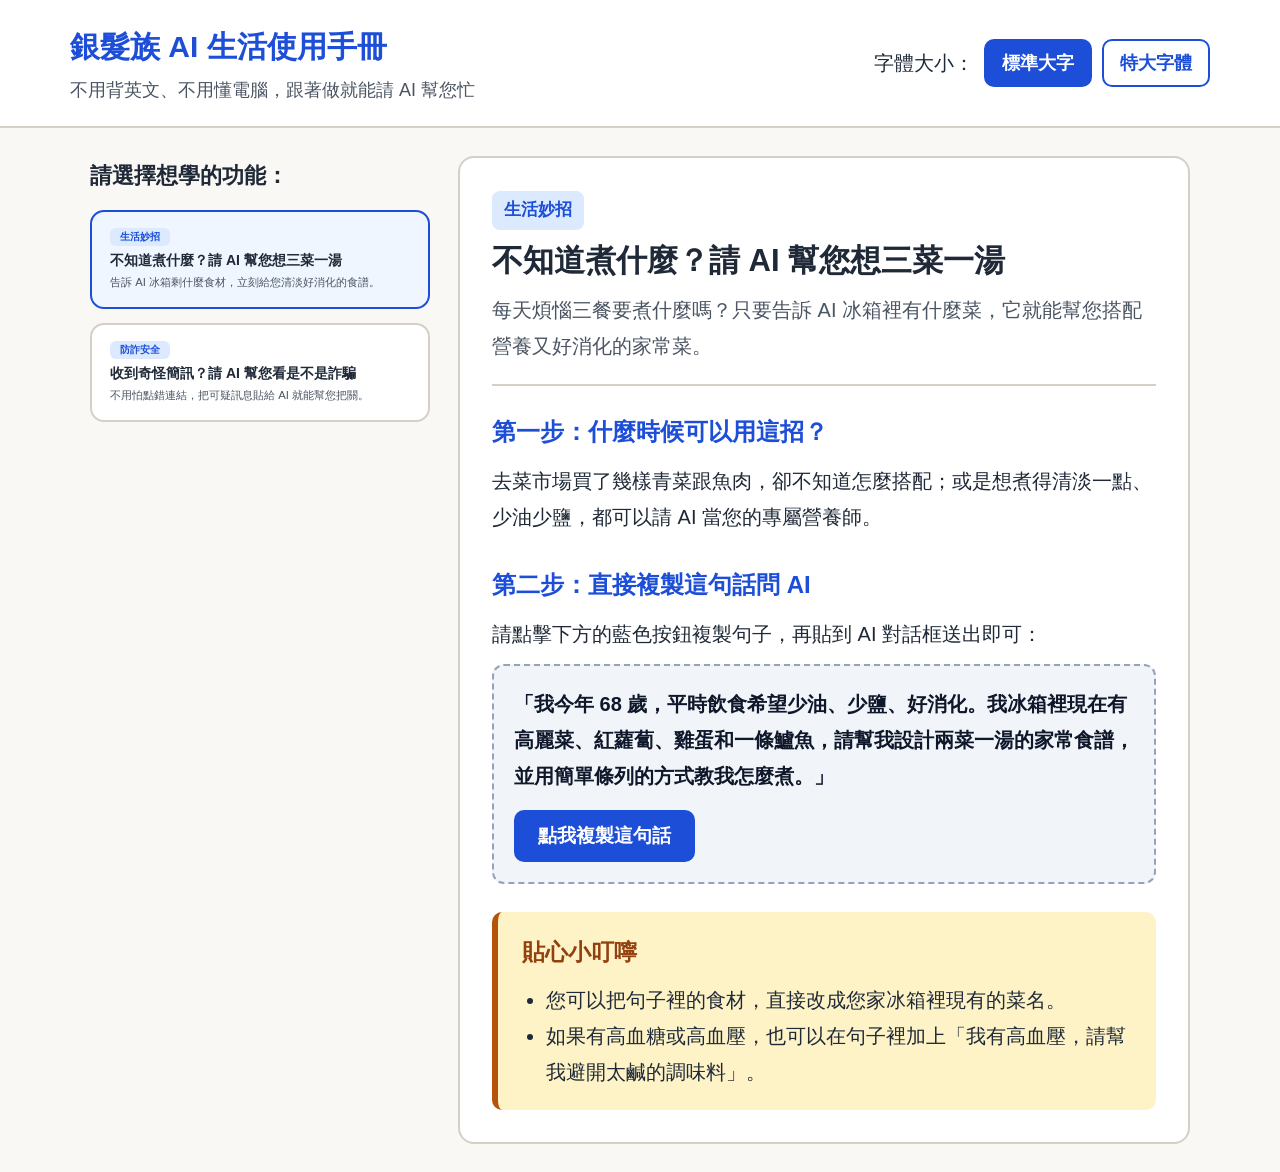
<file: index.html>
<!DOCTYPE html>
<html lang="zh-Hant">
<head>
  <meta charset="UTF-8" />
  <meta name="viewport" content="width=device-width, initial-scale=1.0" />
  <title>長輩專屬 AI 使用手冊</title>
  <link rel="stylesheet" href="style.css" />
</head>
<body>
  <header class="top-bar">
    <div class="top-bar-inner">
      <div>
        <h1>銀髮族 AI 生活使用手冊</h1>
        <p class="subtitle">不用背英文、不用懂電腦，跟著做就能請 AI 幫您忙</p>
      </div>
      <div class="font-controls" aria-label="字體大小調整">
        <span>字體大小：</span>
        <button class="font-btn active" id="btn-normal" onclick="setFontSize('normal')">標準大字</button>
        <button class="font-btn" id="btn-large" onclick="setFontSize('large')">特大字體</button>
      </div>
    </div>
  </header>

  <div class="container">
    <aside class="sidebar">
      <h2 class="menu-title">請選擇想學的功能：</h2>
      <nav class="lesson-list" id="lesson-list">
        <p>正在載入課程目錄...</p>
      </nav>
    </aside>

    <main class="content-area">
      <div id="lesson-viewer">
        <p>請點選左邊（或上方）的按鈕開始學習。</p>
      </div>
    </main>
  </div>

  <script src="app.js"></script>
</body>
</html>
</file>
<file: style.css>
:root {
  --bg-page: #FAF8F5;
  --bg-card: #FFFFFF;
  --text-main: #1F2937;
  --text-sub: #4B5563;
  --primary: #1D4ED8;
  --primary-hover: #1E40AF;
  --border: #D6CFC7;
  --tip-bg: #FEF3C7;
  --tip-border: #B45309;
  --base-font: 20px;
}

body.large-font {
  --base-font: 24px;
}

* {
  box-sizing: border-box;
  margin: 0;
  padding: 0;
}

body {
  font-family: "Microsoft JhengHei", "Noto Sans TC", -apple-system, sans-serif;
  background-color: var(--bg-page);
  color: var(--text-main);
  font-size: var(--base-font);
  line-height: 1.8;
}

.top-bar {
  background-color: var(--bg-card);
  border-bottom: 2px solid var(--border);
  padding: 20px 24px;
}

.top-bar-inner {
  max-width: 1140px;
  margin: 0 auto;
  display: flex;
  flex-wrap: wrap;
  justify-content: space-between;
  align-items: center;
  gap: 16px;
}

.top-bar h1 {
  font-size: 1.5em;
  color: var(--primary);
}

.subtitle {
  font-size: 0.9em;
  color: var(--text-sub);
}

.font-controls {
  display: flex;
  align-items: center;
  gap: 10px;
}

.font-btn {
  min-height: 48px;
  padding: 8px 16px;
  font-size: 0.9em;
  font-weight: bold;
  border: 2px solid var(--primary);
  border-radius: 10px;
  background: var(--bg-card);
  color: var(--primary);
  cursor: pointer;
}

.font-btn.active {
  background: var(--primary);
  color: #FFFFFF;
}

.container {
  max-width: 1140px;
  margin: 28px auto;
  padding: 0 20px;
  display: grid;
  grid-template-columns: 340px 1fr;
  gap: 28px;
}

.menu-title {
  font-size: 1.1em;
  margin-bottom: 14px;
  color: var(--text-main);
}

.lesson-list {
  display: flex;
  flex-direction: column;
  gap: 14px;
}

.lesson-card-btn {
  text-align: left;
  background: var(--bg-card);
  border: 2px solid var(--border);
  border-radius: 14px;
  padding: 16px 18px;
  min-height: 64px;
  cursor: pointer;
  transition: 0.15s;
}

.lesson-card-btn:hover,
.lesson-card-btn.active {
  border-color: var(--primary);
  background-color: #EFF6FF;
}

.lesson-card-btn .badge {
  display: inline-block;
  font-size: 0.75em;
  font-weight: bold;
  color: var(--primary);
  background: #DBEAFE;
  padding: 2px 10px;
  border-radius: 6px;
  margin-bottom: 6px;
}

.lesson-card-btn h3 {
  font-size: 1.05em;
  color: var(--text-main);
  margin-bottom: 4px;
}

.lesson-card-btn p {
  font-size: 0.85em;
  color: var(--text-sub);
  line-height: 1.5;
}

.content-area {
  background: var(--bg-card);
  border: 2px solid var(--border);
  border-radius: 16px;
  padding: 32px;
}

.lesson-header {
  border-bottom: 2px solid var(--border);
  padding-bottom: 20px;
  margin-bottom: 24px;
}

.lesson-badge {
  display: inline-block;
  background: #DBEAFE;
  color: var(--primary);
  font-weight: bold;
  font-size: 0.85em;
  padding: 4px 12px;
  border-radius: 8px;
  margin-bottom: 10px;
}

.lesson-header h1 {
  font-size: 1.55em;
  line-height: 1.35;
  margin-bottom: 10px;
}

.lesson-intro {
  color: var(--text-sub);
}

.step-box {
  margin-bottom: 28px;
}

.step-box h2 {
  font-size: 1.2em;
  color: var(--primary);
  margin-bottom: 10px;
}

.prompt-card {
  background: #F1F5F9;
  border: 2px dashed #94A3B8;
  border-radius: 12px;
  padding: 20px;
  margin-top: 12px;
}

.prompt-text {
  font-weight: bold;
  color: #0F172A;
  margin-bottom: 16px;
}

.copy-btn {
  min-height: 52px;
  padding: 10px 24px;
  font-size: 0.95em;
  font-weight: bold;
  background-color: var(--primary);
  color: #FFFFFF;
  border: none;
  border-radius: 10px;
  cursor: pointer;
}

.copy-btn:hover {
  background-color: var(--primary-hover);
}

.copy-btn.copied {
  background-color: #15803D;
}

.tip-box {
  background: var(--tip-bg);
  border-left: 6px solid var(--tip-border);
  padding: 20px 24px;
  border-radius: 10px;
}

.tip-box h2 {
  font-size: 1.15em;
  color: #92400E;
  margin-bottom: 8px;
}

.tip-box ul {
  padding-left: 24px;
}

@media (max-width: 820px) {
  .container {
    grid-template-columns: 1fr;
  }
}
</file>
